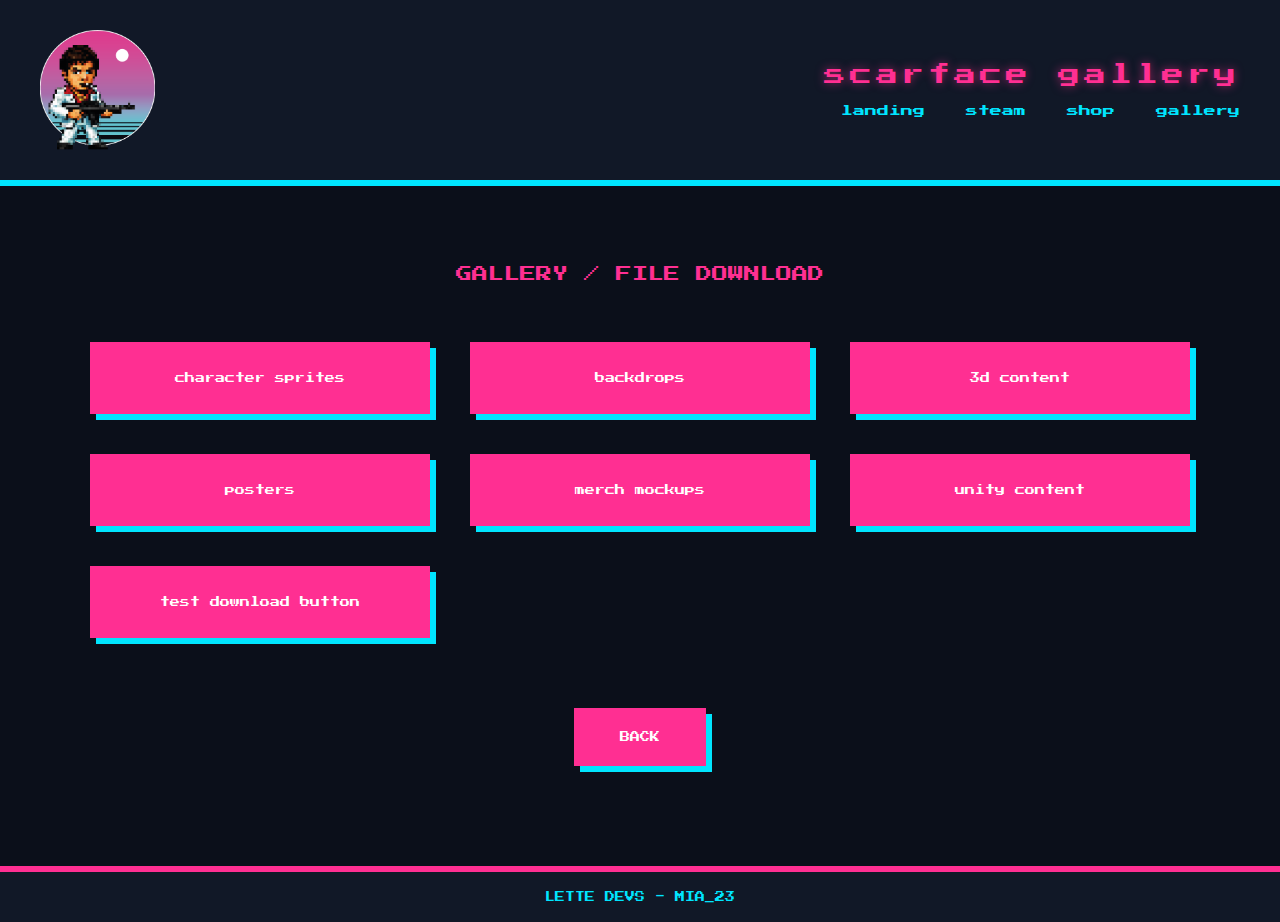
<file: gallery.html>
<!DOCTYPE html>
<html>
<head>
<title>Scarface Tonys Street Combat | Gallery</title>

<link href="https://fonts.googleapis.com/css2?family=Press+Start+2P&display=swap" rel="stylesheet">

<style>

/* ================= GLOBAL ================= */

body {
  margin:0;
  background:#0b0f1a;
  font-family:'Press Start 2P', cursive;
  color:#e6faff;
}

/* ================= HEADER ================= */

.topbar {
  background:#111827;
  padding:30px 40px;
  border-bottom:6px solid #00e5ff;
  display:flex;
  justify-content:space-between;
  align-items:center;
}

.header-left img {
  height:120px;
  display:block;
}

.header-right {
  display:flex;
  flex-direction:column;
  align-items:flex-end;
}

.header-title {
  font-size:22px;
  color:#ff2f92;
  letter-spacing:4px;
  margin-bottom:15px;
  text-shadow:0 0 10px rgba(255,47,146,0.6);
}

.header-nav a {
  text-decoration:none;
  color:#00e5ff;
  margin-left:25px;
  font-size:12px;
  transition:0.2s;
}

.header-nav a:hover {
  color:#ffffff;
  text-shadow:0 0 10px #00e5ff;
}

/* ================= GALLERY ================= */

.gallery-container {
  width:1100px;
  margin:80px auto;
  text-align:center;
}

.gallery-title {
  font-size:16px;
  color:#ff2f92;
  margin-bottom:60px;
}

.gallery-grid {
  display:grid;
  grid-template-columns: repeat(auto-fit, minmax(260px, 1fr));
  gap:40px;
}

/* ================= ARCADE BUTTON STYLE (UPDATED) ================= */

.file-card {
  display:flex;
  justify-content:center;
  align-items:center;
  height: 60px;

  background:#ff2f92;
  color:white;
  text-decoration:none;
  font-size:10px;

  border:6px solid #ff2f92;
  box-shadow:6px 6px 0 #00e5ff;
  transition:0.15s;
}

.file-card:hover {
  background:#00e5ff;
  border-color:#00e5ff;
  color:#000;
}

.file-card:active {
  box-shadow:2px 2px 0 #00e5ff;
  transform:translate(4px,4px);
}

/* ================= BACK BUTTON ================= */

.back-btn {
  display:inline-block;
  margin-top:70px;
  padding:18px 40px;

  background:#ff2f92;
  color:white;
  text-decoration:none;
  font-size:10px;

  border:6px solid #ff2f92;
  box-shadow:6px 6px 0 #00e5ff;
  transition:0.15s;
}

.back-btn:hover {
  background:#00e5ff;
  border-color:#00e5ff;
  color:#000;
}

.back-btn:active {
  box-shadow:2px 2px 0 #00e5ff;
  transform:translate(4px,4px);
}

/* ================= FOOTER ================= */

.footer {
  margin-top:100px;
  padding:20px;
  background:#111827;
  color:#00e5ff;
  text-align:center;
  font-size:10px;
  border-top:6px solid #ff2f92;
}

</style>
</head>

<body>

<div class="topbar">

  <div class="header-left">
    <a href="index.html">
      <img src="logo_img/testlogo.png" alt="Scarface Logo">
    </a>
  </div>

  <div class="header-right">
    <div class="header-title">
      scarface gallery
    </div>

    <div class="header-nav">
      <a href="landing.html">landing</a>
      <a href="steam.html">steam</a>
      <a href="shop.html">shop</a>
      <a href="gallery.html">gallery</a>
    </div>
  </div>

</div>

<div class="gallery-container">

  <div class="gallery-title">
    GALLERY / FILE DOWNLOAD
  </div>

  <div class="gallery-grid">
    <a href="#" class="file-card">character sprites</a>
    <a href="#" class="file-card">backdrops</a>
    <a href="#" class="file-card">3d content</a>
    <a href="#" class="file-card">posters</a>
    <a href="#" class="file-card">merch mockups</a>
    <a href="#" class="file-card">unity content</a>
    <a href="downloads/gallery/test.txt" class="file-card">test download button</a>
  </div>

  <a href="index.html" class="back-btn">BACK</a>

</div>

<div class="footer">
  LETTE DEVS - MIA_23
</div>

</body>
</html>
</file>
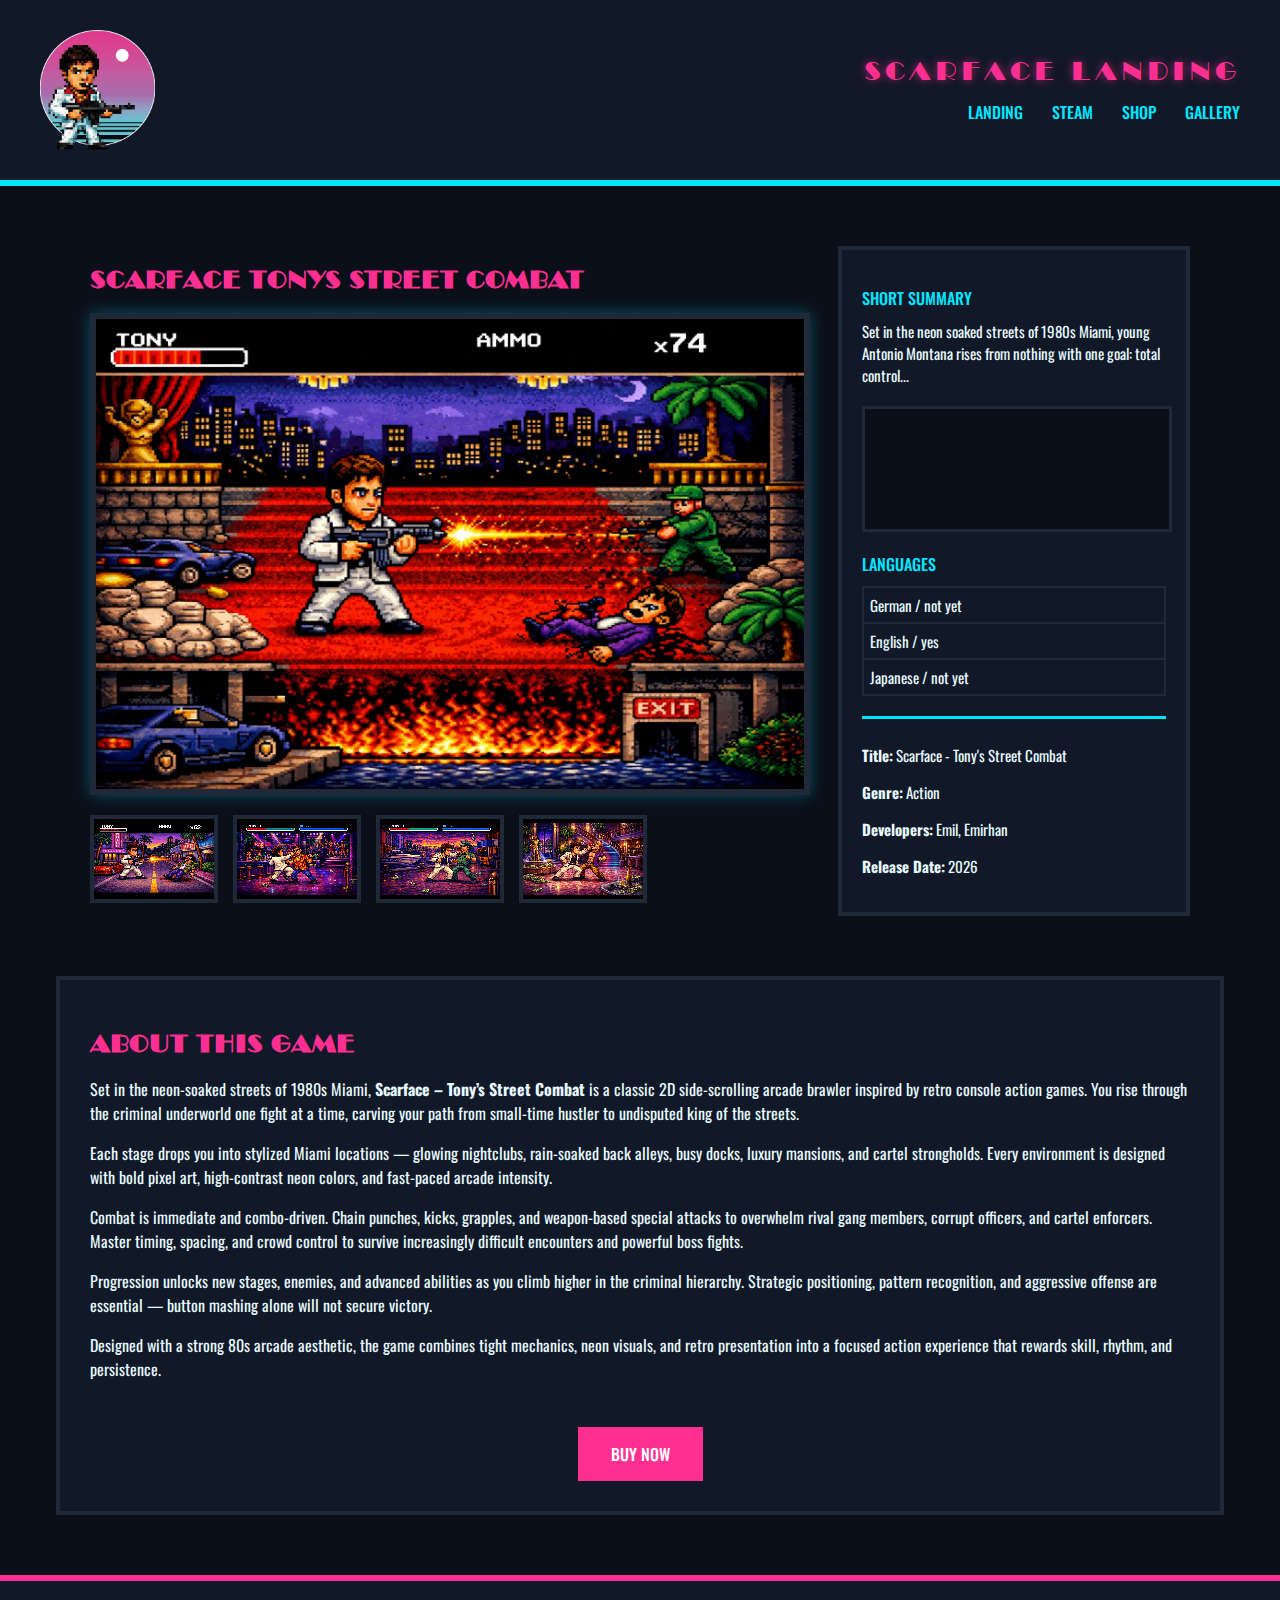
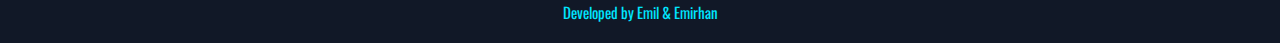
<file: landing.html>
<!DOCTYPE html>
<html>
<head>
<title>Scarface Tonys Street Combat | Landing</title>

<!-- OSWALD (Readable UI Font) -->
<link href="https://fonts.googleapis.com/css2?family=Oswald:wght@300;400;500;600&display=swap" rel="stylesheet">

<style>

/* ================= FONTS ================= */

@font-face {
  font-family: 'LTC Broadway';
  src: url('fonts/ltc.woff2') format('woff2'),
       url('fonts/ltc.woff') format('woff');
  font-weight: normal;
  font-style: normal;
}

/* ================= GLOBAL ================= */

body {
  margin:0;
  background:#0b0f1a;
  font-family:'Oswald', sans-serif;
  color:#e6faff;
}

/* ================= HEADER ================= */

.topbar {
  background:#111827;
  padding:30px 40px;
  border-bottom:6px solid #00e5ff;
  display:flex;
  justify-content:space-between;
  align-items:center;
  text-transform:uppercase; /* ALL CAPS */
}

.header-left img {
  height:120px;
  display:block;
}

.header-right {
  display:flex;
  flex-direction:column;
  align-items:flex-end;
}

/* Display Font for Header Title */
.header-title {
  font-family:'LTC Broadway', serif;
  font-size:26px;
  color:#ff2f92;
  letter-spacing:4px;
  margin-bottom:15px;
  text-shadow:0 0 10px rgba(255,47,146,0.6);
}

.header-nav a {
  text-decoration:none;
  color:#00e5ff;
  margin-left:25px;
  font-size:16px;
  font-weight:500;
  transition:0.2s;
}

.header-nav a:hover {
  color:#ffffff;
  text-shadow:0 0 10px #00e5ff;
}

/* ================= MAIN LAYOUT ================= */

.container {
  width:1100px;
  margin:60px auto;
  display:flex;
  gap:40px;
}

/* LEFT CONTENT */

.left {
  width:70%;
}

.left h2 {
  font-family:'LTC Broadway', serif;
  font-size:24px;
  color:#ff2f92;
  margin-bottom:20px;
}

.main-image {
  width:100%;
  height:470px;
  background:#111827;
  border:6px solid #1f2937;
  box-shadow:0 0 15px rgba(0,229,255,0.3);
}

.main-image img {
  width:100%;
  height:100%;
  object-fit:cover;
}

.thumbnails {
  margin-top:20px;
  display:flex;
  gap:15px;
}

.thumbnails img {
  width:120px;
  height:80px;
  border:4px solid #1f2937;
  cursor:pointer;
  image-rendering:pixelated;
}

.thumbnails img:hover {
  border-color:#00e5ff;
}

/* ================= SIDEBAR ================= */

.sidebar {
  width:30%;
  background:#111827;
  padding:20px;
  border:4px solid #1f2937;
}

.sidebar h3 {
  font-size:16px;
  margin-bottom:10px;
  color:#00e5ff;
  font-weight:500;
}

.summary {
  font-size:15px;
  line-height:22px;
}

.age-rating {
  margin:20px 0;
  width:100%;
  height:120px;
  background:#0b0f1a;
  border:3px solid #1f2937;
}

/* TABLE */

table {
  width:100%;
  border-collapse:collapse;
  font-size:15px;
  margin-top:10px;
}

table td {
  border:2px solid #1f2937;
  padding:6px;
}

/* INFO BOX */

.info-box {
  margin-top:20px;
  font-size:15px;
  border-top:3px solid #00e5ff;
  padding-top:10px;
}

/* ================= ABOUT SECTION ================= */

.about {
  width:1100px;
  margin:60px auto;
  background:#111827;
  padding:30px;
  border:4px solid #1f2937;
}

.about h2 {
  font-family:'LTC Broadway', serif;
  font-size:24px;
  margin-bottom:20px;
  color:#ff2f92;
}

.about p {
  font-size:16px;
  line-height:24px;
}

/* ================= BUTTON ================= */

.buy-btn {
  display:inline-block;
  margin-top:30px;
  padding:12px 30px;
  background:#ff2f92;
  color:white;
  text-decoration:none;
  font-size:16px;
  font-weight:500;
  border:3px solid #ff2f92;
  transition:0.2s;
}

.buy-btn:hover {
  background:#00e5ff;
  border-color:#00e5ff;
  color:#000;
}

/* ================= FOOTER ================= */

.footer {
  margin-top:60px;
  padding:20px;
  background:#111827;
  color:#00e5ff;
  text-align:center;
  font-size:15px;
  border-top:6px solid #ff2f92;
}

</style>

<script>
function changeImage(src){
  document.getElementById("mainShot").src = src;
}
</script>

</head>
<body>

<div class="topbar">

  <div class="header-left">
    <a href="index.html">
      <img src="logo_img/testlogo.png" alt="Scarface Logo">
    </a>
  </div>

  <div class="header-right">
    <div class="header-title">
      scarface landing
    </div>

    <div class="header-nav">
      <a href="landing.html">landing</a>
      <a href="steam.html">steam</a>
      <a href="shop.html">shop</a>
      <a href="gallery.html">gallery</a>
    </div>
  </div>

</div>

<div class="container">

  <div class="left">
    <h2>SCARFACE TONYS STREET COMBAT</h2>

    <div class="main-image">
      <img id="mainShot" src="gameimg_test/landing_main.jpg" alt="Main Screenshot">
    </div>

    <div class="thumbnails">
      <img src="gameimg_test/landing1.jpg" onclick="changeImage(this.src)">
      <img src="gameimg_test/landing2.jpg" onclick="changeImage(this.src)">
      <img src="gameimg_test/landing3.jpg" onclick="changeImage(this.src)">
      <img src="gameimg_test/landing6.jpg" onclick="changeImage(this.src)">
    </div>
  </div>

  <div class="sidebar">

    <h3>SHORT SUMMARY</h3>
    <div class="summary">
      Set in the neon soaked streets of 1980s Miami, young Antonio Montana rises from nothing with one goal: total control...
    </div>

    <div class="age-rating"></div>

    <h3>LANGUAGES</h3>
    <table>
      <tr><td>German / not yet</td></tr>
      <tr><td>English / yes</td></tr>
      <tr><td>Japanese / not yet</td></tr>
    </table>

    <div class="info-box">
      <p><strong>Title:</strong> Scarface - Tony's Street Combat</p>
      <p><strong>Genre:</strong> Action</p>
      <p><strong>Developers:</strong> Emil, Emirhan</p>
      <p><strong>Release Date:</strong> 2026</p>
    </div>

  </div>

</div>

<div class="about">
  <h2>ABOUT THIS GAME</h2>

  <p>
  Set in the neon-soaked streets of 1980s Miami, <strong>Scarface – Tony’s Street Combat</strong> is a classic 2D side-scrolling arcade brawler inspired by retro console action games. You rise through the criminal underworld one fight at a time, carving your path from small-time hustler to undisputed king of the streets.
  </p>

  <p>
  Each stage drops you into stylized Miami locations — glowing nightclubs, rain-soaked back alleys, busy docks, luxury mansions, and cartel strongholds. Every environment is designed with bold pixel art, high-contrast neon colors, and fast-paced arcade intensity.
  </p>

  <p>
  Combat is immediate and combo-driven. Chain punches, kicks, grapples, and weapon-based special attacks to overwhelm rival gang members, corrupt officers, and cartel enforcers. Master timing, spacing, and crowd control to survive increasingly difficult encounters and powerful boss fights.
  </p>

  <p>
  Progression unlocks new stages, enemies, and advanced abilities as you climb higher in the criminal hierarchy. Strategic positioning, pattern recognition, and aggressive offense are essential — button mashing alone will not secure victory.
  </p>

  <p>
  Designed with a strong 80s arcade aesthetic, the game combines tight mechanics, neon visuals, and retro presentation into a focused action experience that rewards skill, rhythm, and persistence.
  </p>

  <div style="text-align:center;">
    <a href="steam.html" class="buy-btn">BUY NOW</a>
  </div>
</div>

<div class="footer">
  Developed by Emil & Emirhan
</div>

</body>
</html>
</file>
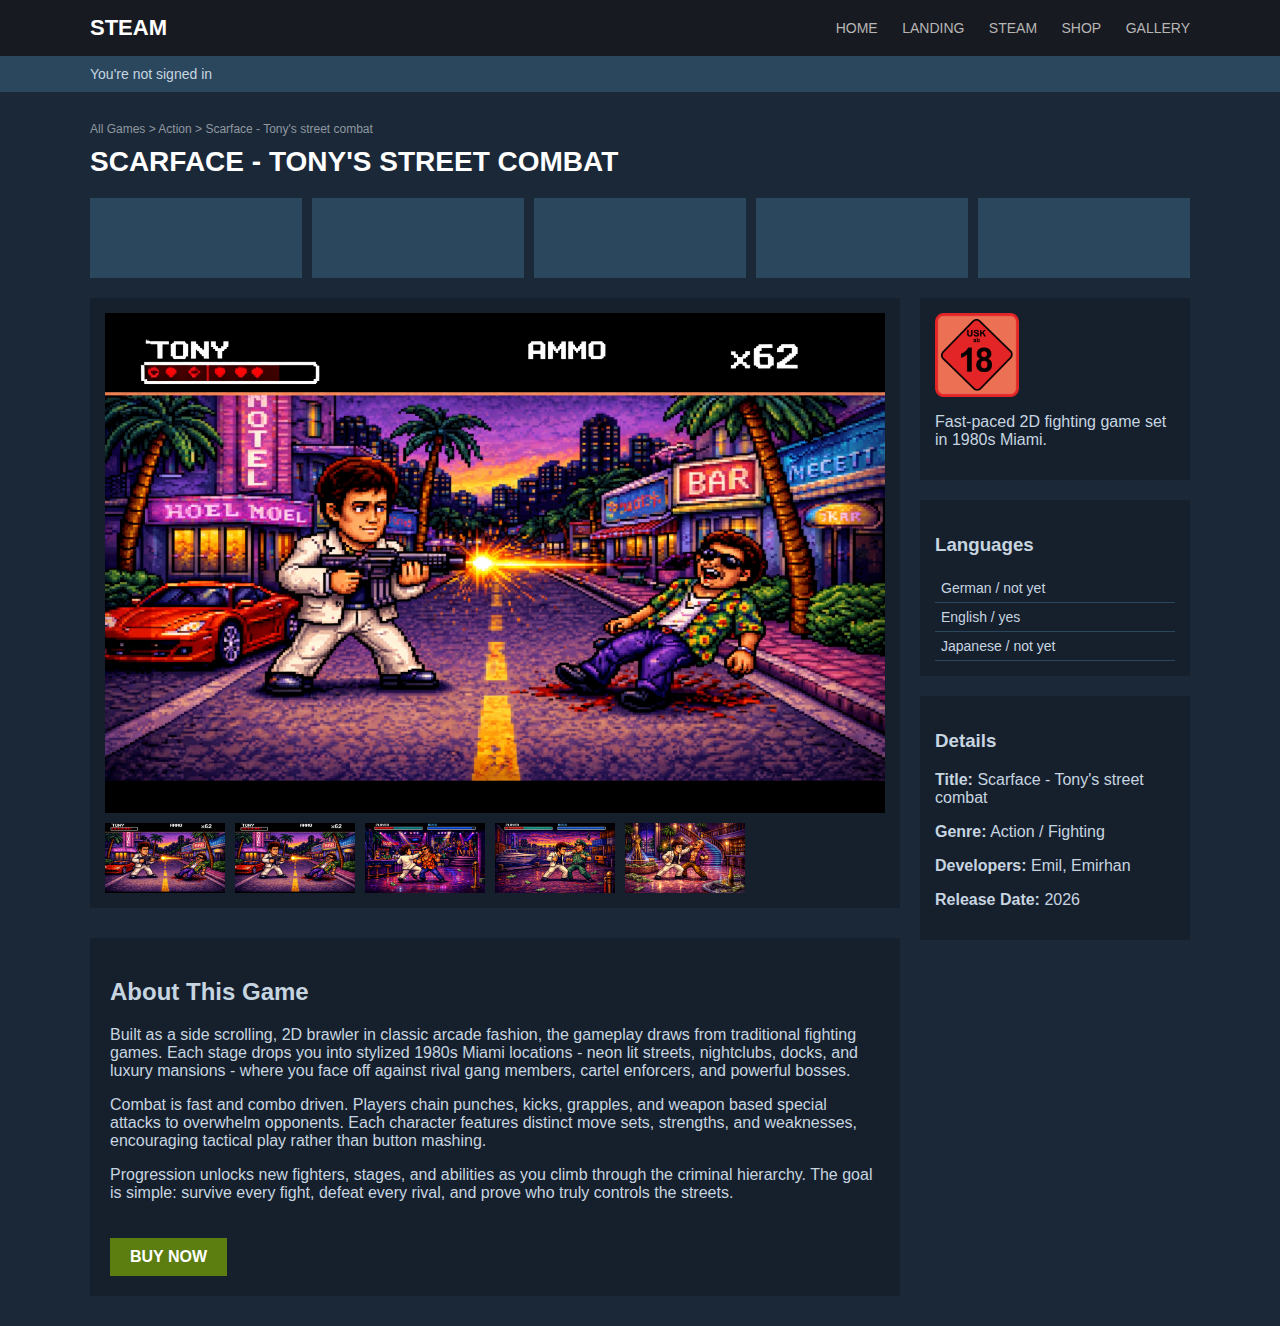
<file: steam.html>
<!DOCTYPE html>
<html lang="en">
<head>
<meta charset="UTF-8">
<meta name="viewport" content="width=device-width, initial-scale=1.0">
<title>Game Title - Store Page</title>

<style>

/* GLOBAL */
body {
  margin:0;
  font-family: Arial, Helvetica, sans-serif;
  background:#1b2838;
  color:#c7d5e0;
}

.container {
  width:1100px;
  margin:auto;
}

/* TOP NAV */
.topbar {
  background:#171a21;
  padding:15px 0;
}

.nav-row {
  display:flex;
  justify-content:space-between;
  align-items:center;
}

.logo {
  font-size:22px;
  font-weight:bold;
  color:white;
}

nav a {
  margin-left:20px;
  color:#b8b6b4;
  text-decoration:none;
  font-size:14px;
}

nav a:hover {
  color:#66c0f4;
}

.info-bar {
  background:#2a475e;
  padding:10px 0;
  font-size:14px;
}

/* PAGE */
.page {
  padding:30px 0;
}

.breadcrumb {
  font-size:12px;
  color:#8f98a0;
}

.game-title {
  margin-top:10px;
  font-size:28px;
  color:white;
}

/* PROMO STRIP */
.promo-strip {
  display:flex;
  gap:10px;
  margin:20px 0;
}

.promo-item {
  flex:1;
  height:80px;
  background:#2a475e;
}

/* MAIN GRID */
.main-grid {
  display:flex;
  gap:20px;
}

.left-column {
  flex:3;
}

.right-column {
  flex:1;
}

/* MEDIA */
.media-player {
  background:#16202d;
  padding:15px;
}

.main-media {
  height:500px;
  background-image: url("gameimg_test/landing1.jpg");
  background-size: cover;
  background-position: left center;
  background-repeat: no-repeat;
}

/* THUMBNAILS */
.thumbnails {
  display:flex;
  gap:10px;
  margin-top:10px;
}

.thumb {
  width:120px;
  height:70px;
  background-size:cover;
  background-position:center;
  background-repeat:no-repeat;
  cursor:pointer;
  transition:0.2s;
}

.thumb:hover {
  outline:2px solid #66c0f4;
  transform:scale(1.05);
}

/* SECTION */
.section {
  background:#16202d;
  padding:20px;
  margin-top:30px;
}

/* BUTTON */
.buy-btn {
  display:inline-block;
  margin-top:20px;
  padding:10px 20px;
  background:#5c7e10;
  color:white;
  font-weight:bold;
  text-decoration:none;
}

/* SIDE BOX */
.side-box {
  background:#16202d;
  padding:15px;
  margin-bottom:20px;
}

.side-image {
  height:200px;
  background:#2a475e;
  margin-bottom:10px;
}

/* USK */
.usk-box {
  background:#2a475e;
  padding:15px;
  text-align:center;
}

.usk-box img {
  width:120px;
}

/* TABLE */
table {
  width:100%;
  border-collapse:collapse;
  font-size:14px;
}

td {
  padding:6px;
  border-bottom:1px solid #2a475e;
}

a {
  color:#66c0f4;
  text-decoration:none;
}

a:hover {
  text-decoration:underline;
}

</style>

<script>
function changeImage(src){
  document.getElementById("mainShot").style.backgroundImage = `url(${src})`;
}
</script>

</head>
<body>

<header class="topbar">
  <div class="container nav-row">
    <div class="logo">STEAM</div>
    <nav>
      <a href="index.html">HOME</a>
      <a href="landing.html">LANDING</a>
      <a href="steam.html">STEAM</a>
      <a href="shop.html">SHOP</a>
      <a href="gallery.html">GALLERY</a>

    </nav>
  </div>
</header>

<div class="info-bar">
  <div class="container">
    You're not signed in
  </div>
</div>

<div class="container page">

  <div class="breadcrumb">
    All Games &gt; Action &gt; Scarface - Tony's street combat
  </div>

  <h1 class="game-title">SCARFACE - TONY'S STREET COMBAT</h1>

  <div class="promo-strip">
    <div class="promo-item"></div>
    <div class="promo-item"></div>
    <div class="promo-item"></div>
    <div class="promo-item"></div>
    <div class="promo-item"></div>
  </div>

  <div class="main-grid">

    <!-- LEFT COLUMN -->
    <div class="left-column">

      <div class="media-player">
        <div class="main-media" id="mainShot"></div>

        <div class="thumbnails">
          <div class="thumb" style="background-image:url('gameimg_test/landing1.jpg')" onclick="changeImage('gameimg_test/landing1.jpg')"></div>
          <div class="thumb" style="background-image:url('gameimg_test/landing1.jpg')" onclick="changeImage('gameimg_test/landing1.jpg')"></div>
          <div class="thumb" style="background-image:url('gameimg_test/landing2.jpg')" onclick="changeImage('gameimg_test/landing2.jpg')"></div>
          <div class="thumb" style="background-image:url('gameimg_test/landing3.jpg')" onclick="changeImage('gameimg_test/landing3.jpg')"></div>
          <div class="thumb" style="background-image:url('gameimg_test/landing6.jpg')" onclick="changeImage('gameimg_test/landing6.jpg')"></div>
        </div>
      </div>

      <div class="section">
        <h2>About This Game</h2>
      <p>
          Built as a side scrolling, 2D brawler in classic arcade fashion, the gameplay draws from traditional fighting games. Each stage drops you into stylized 1980s Miami locations - neon lit streets, nightclubs, docks, and luxury mansions - where you face off against rival gang members, cartel enforcers, and powerful bosses.  
          </p>
          <p>
          Combat is fast and combo driven. Players chain punches, kicks, grapples, and weapon based special attacks to overwhelm opponents. Each character features distinct move sets, strengths, and weaknesses, encouraging tactical play rather than button mashing.  
          </p>
          <p>
          Progression unlocks new fighters, stages, and abilities as you climb through the criminal hierarchy. The goal is simple: survive every fight, defeat every rival, and prove who truly controls the streets.  
          </p>
        <a href="shop.html" class="buy-btn">BUY NOW</a>
      </div>

    </div>

    <!-- RIGHT COLUMN -->
    <aside class="right-column">

      <div class="side-box">
        <img src="uskimg/USK_18.png"
            alt="USK 18 Rating"
            style="width:35%; display:block; margin:0 0 15px 0;">
        <p>Fast-paced 2D fighting game set in 1980s Miami.</p>
      </div>

 

      <div class="side-box">
        <h3>Languages</h3>
        <table>
          <tr><td>German / not yet</td></tr>
          <tr><td>English / yes</td></tr>
          <tr><td>Japanese / not yet</td></tr>
        </table>
      </div>

      <div class="side-box">
        <h3>Details</h3>
        <p><strong>Title:</strong> Scarface - Tony's street combat</p>
        <p><strong>Genre:</strong> Action / Fighting</p>
        <p><strong>Developers:</strong> Emil, Emirhan</p>
        <p><strong>Release Date:</strong> 2026</p>
      </div>

    </aside>

  </div>
</div>

</body>
</html>
</file>
